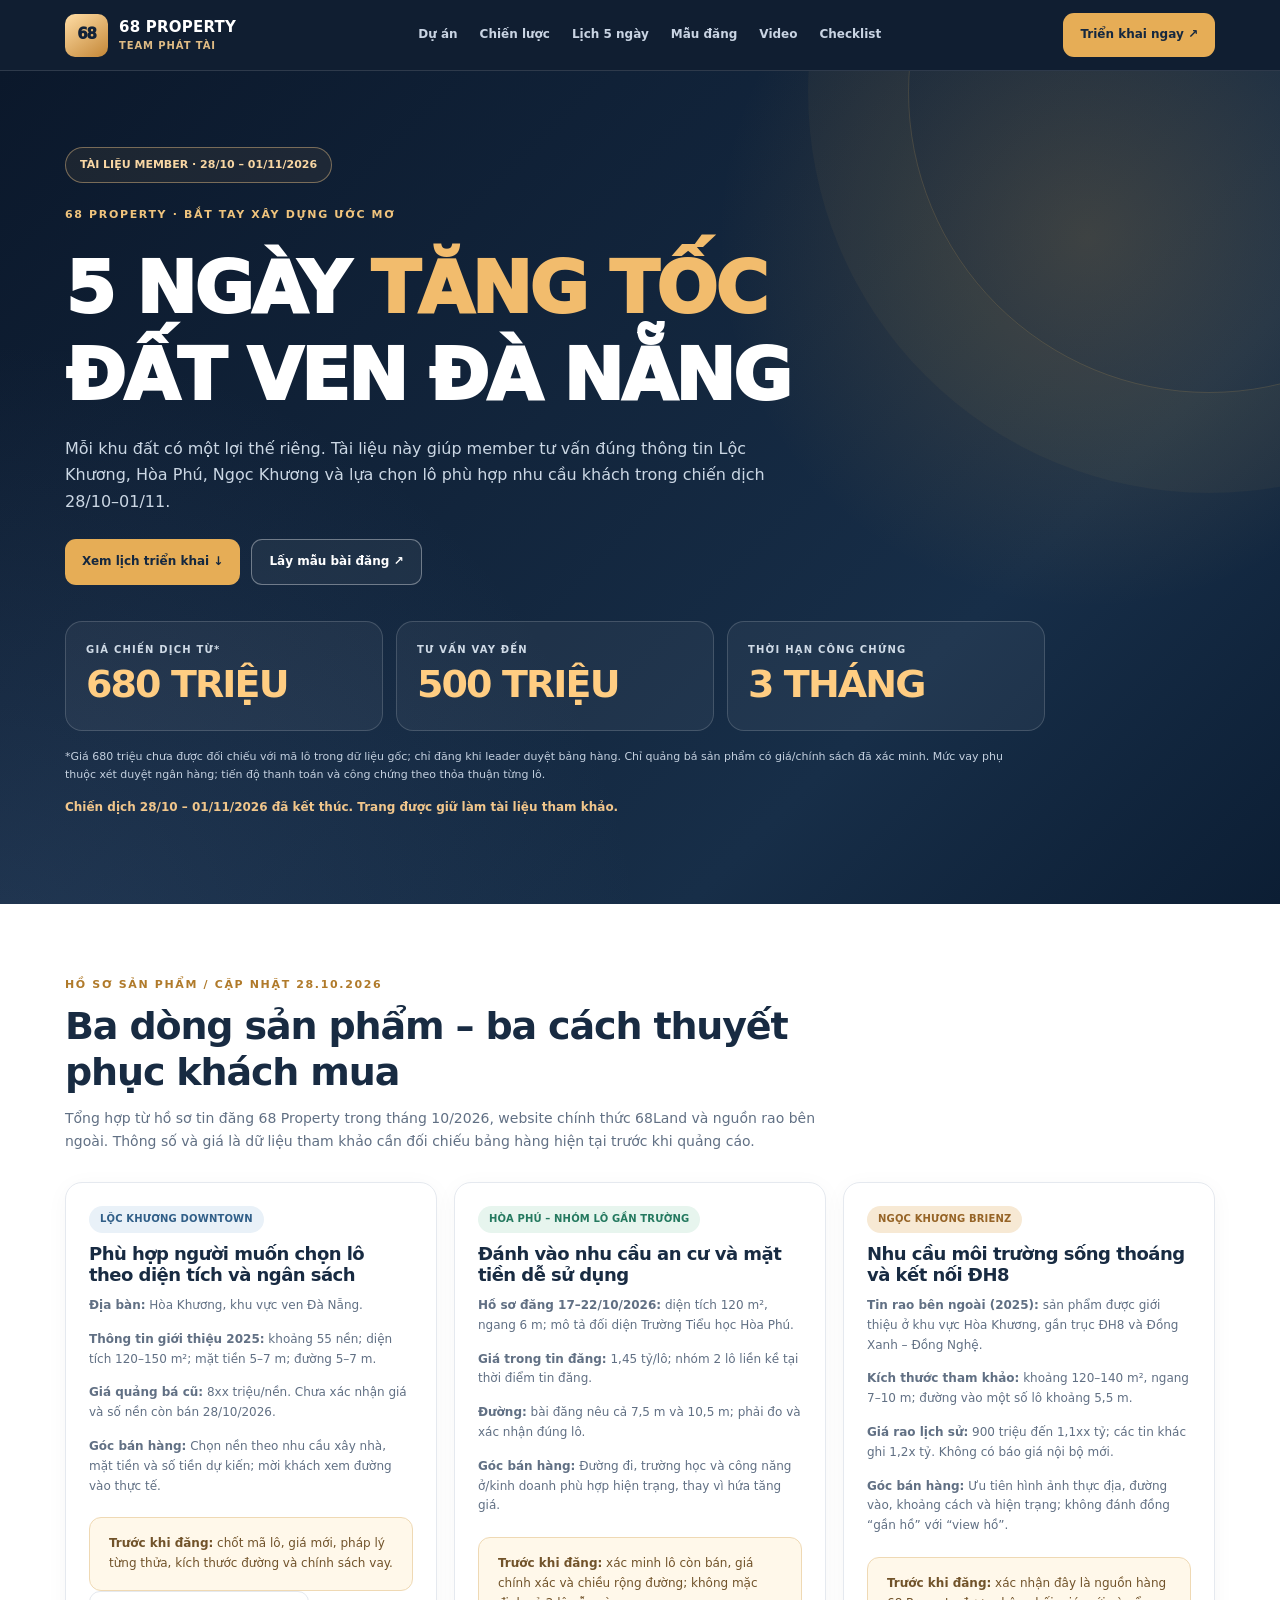
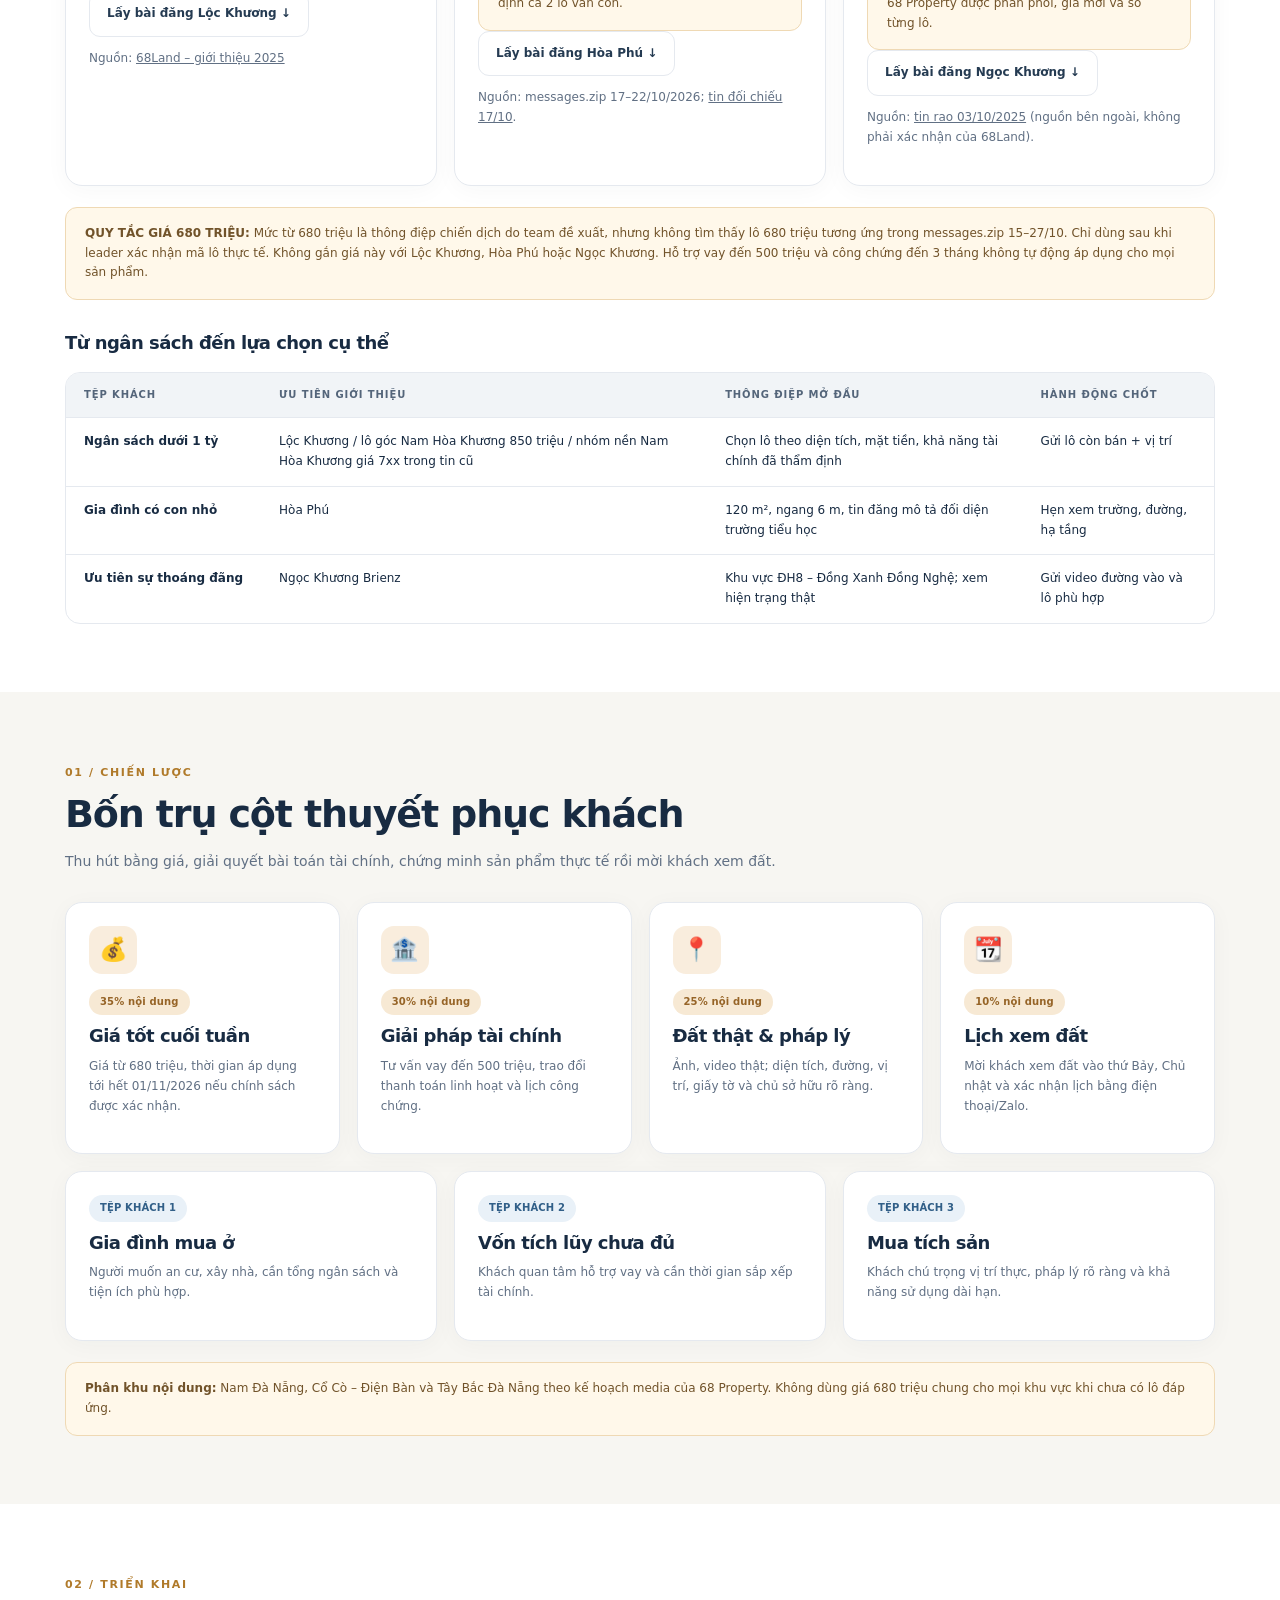
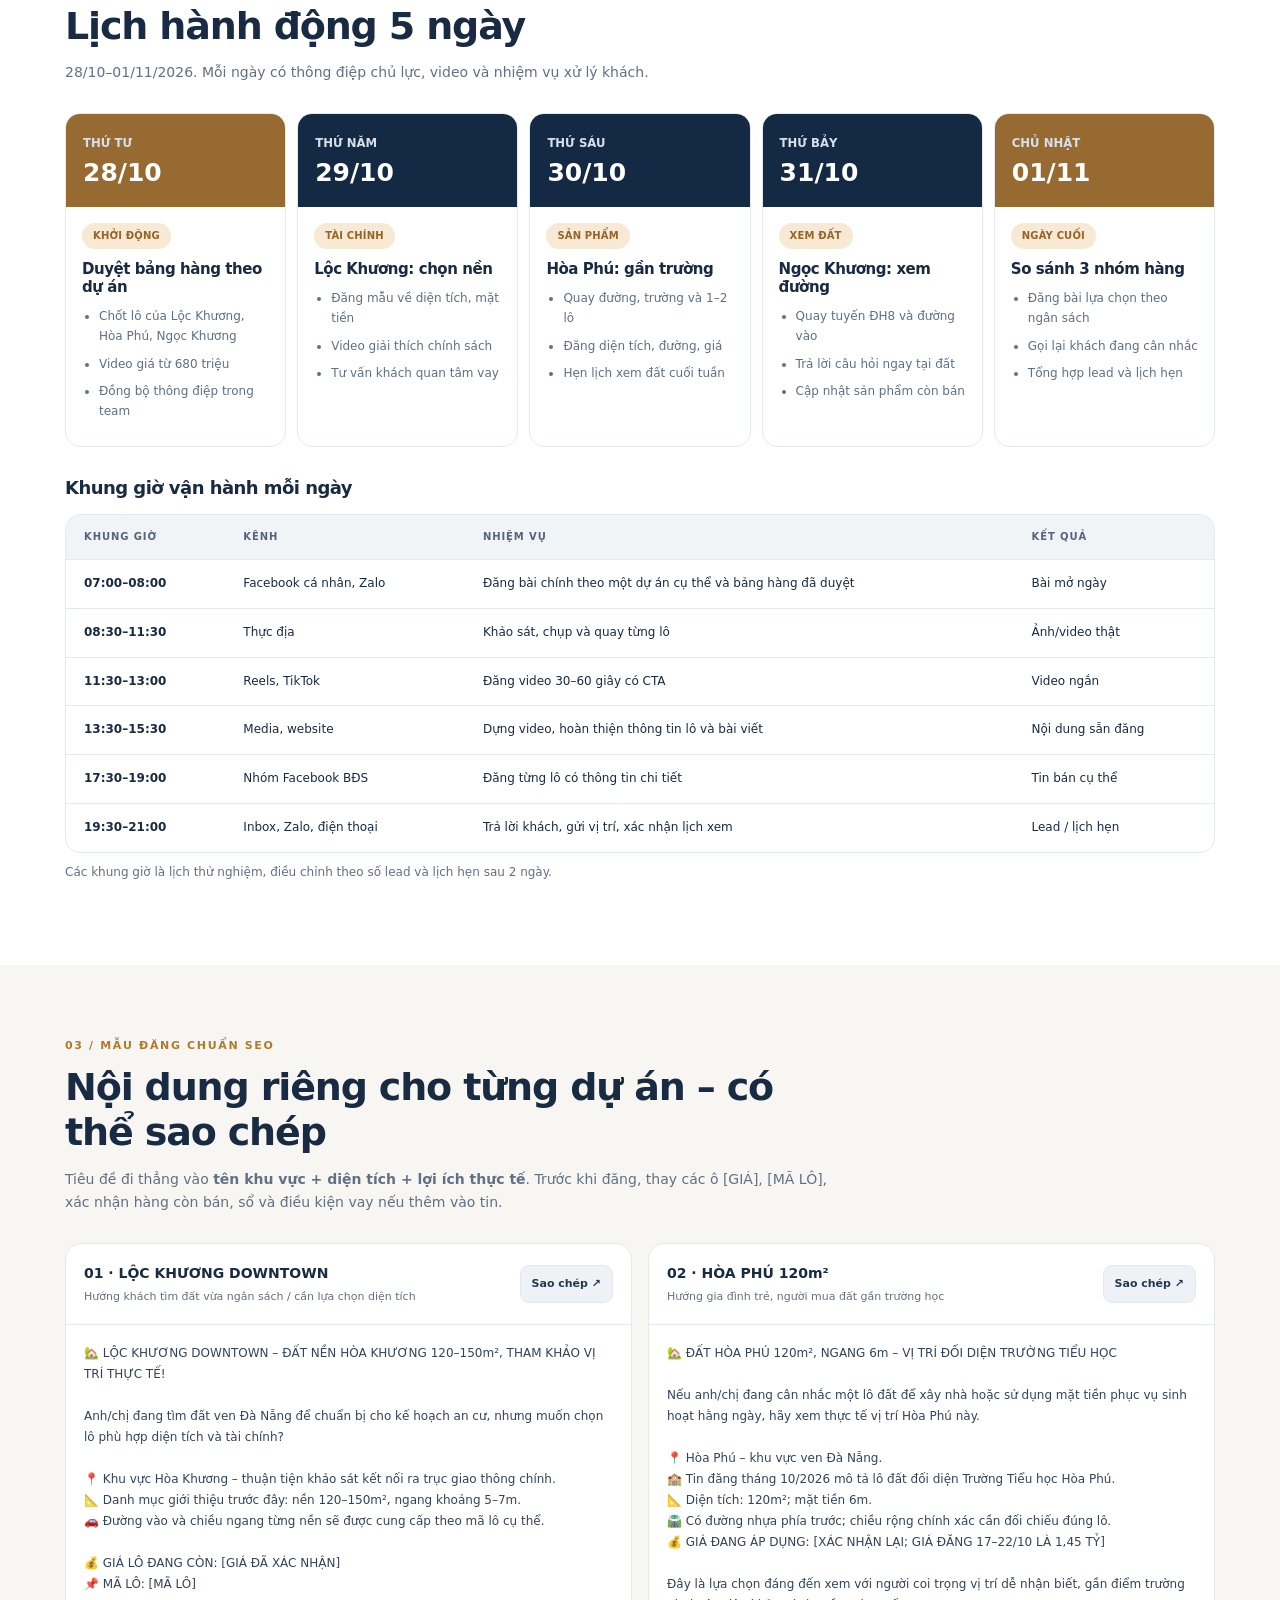
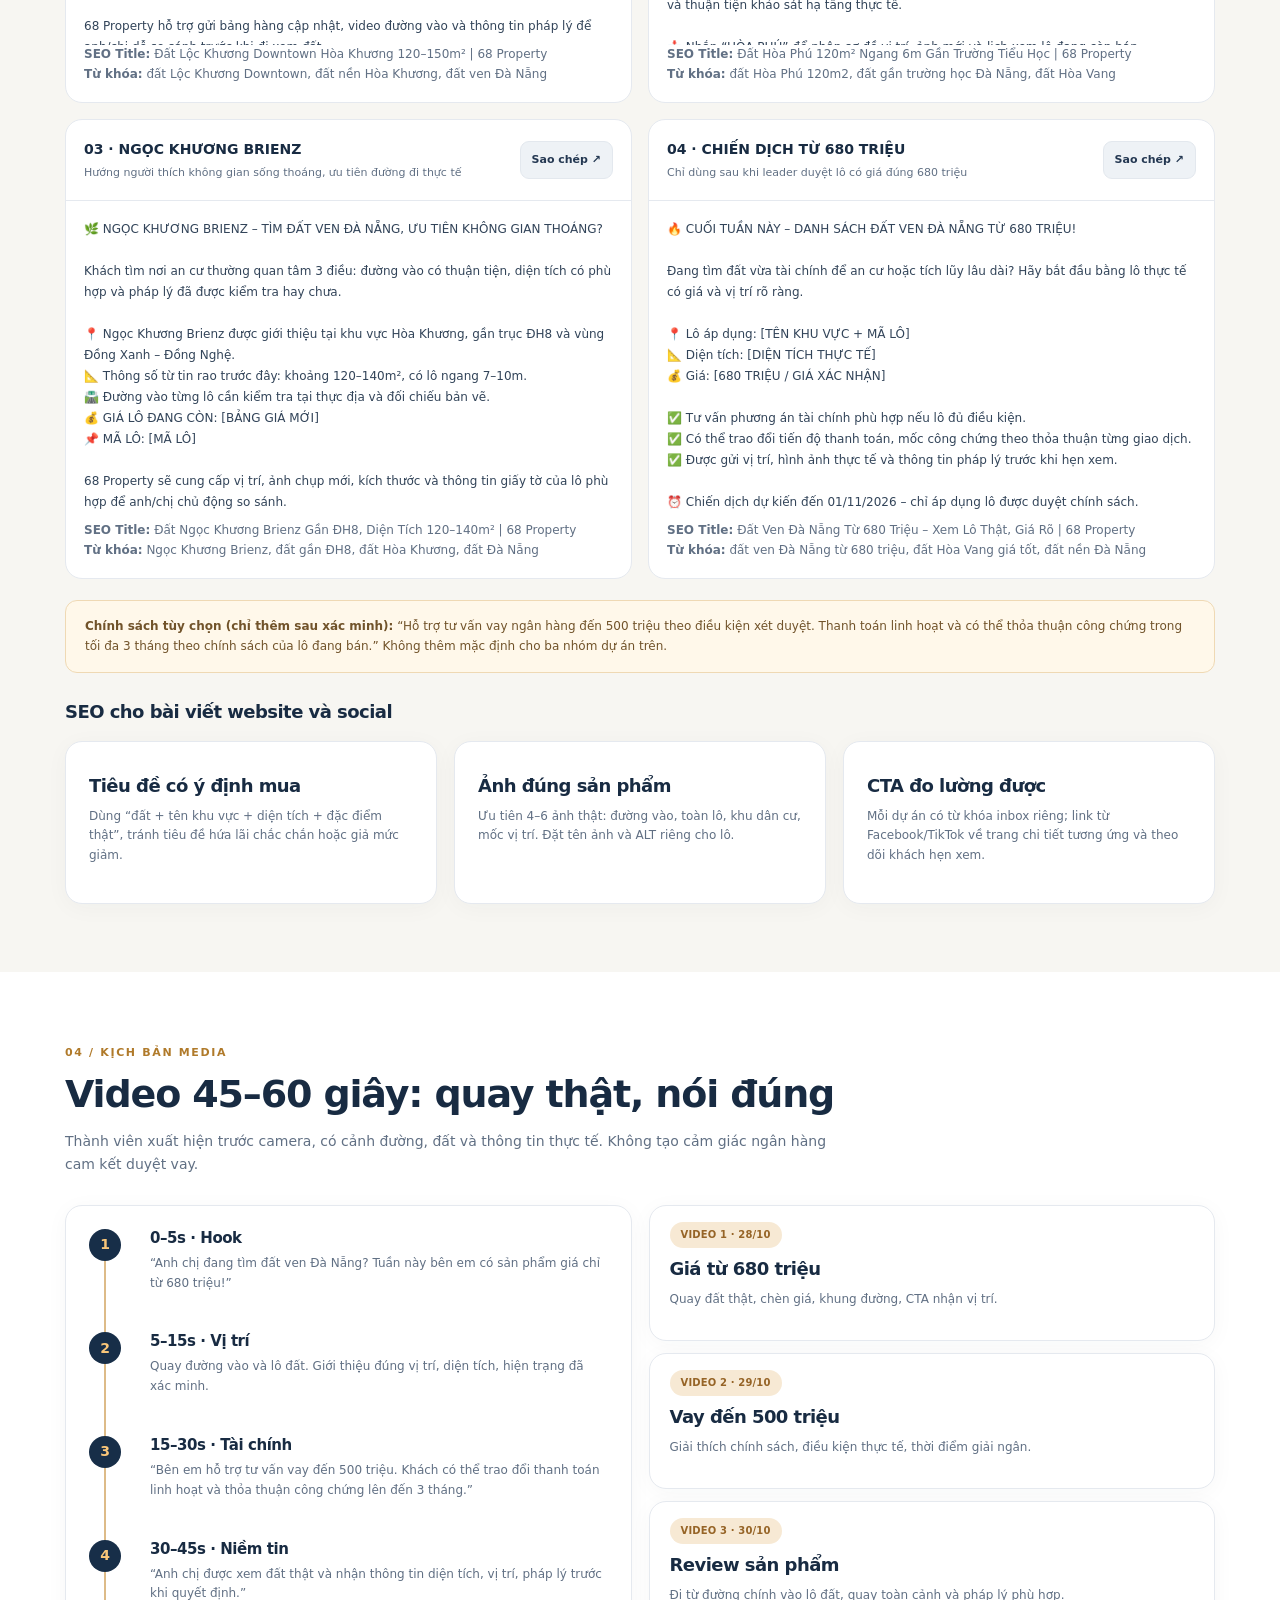
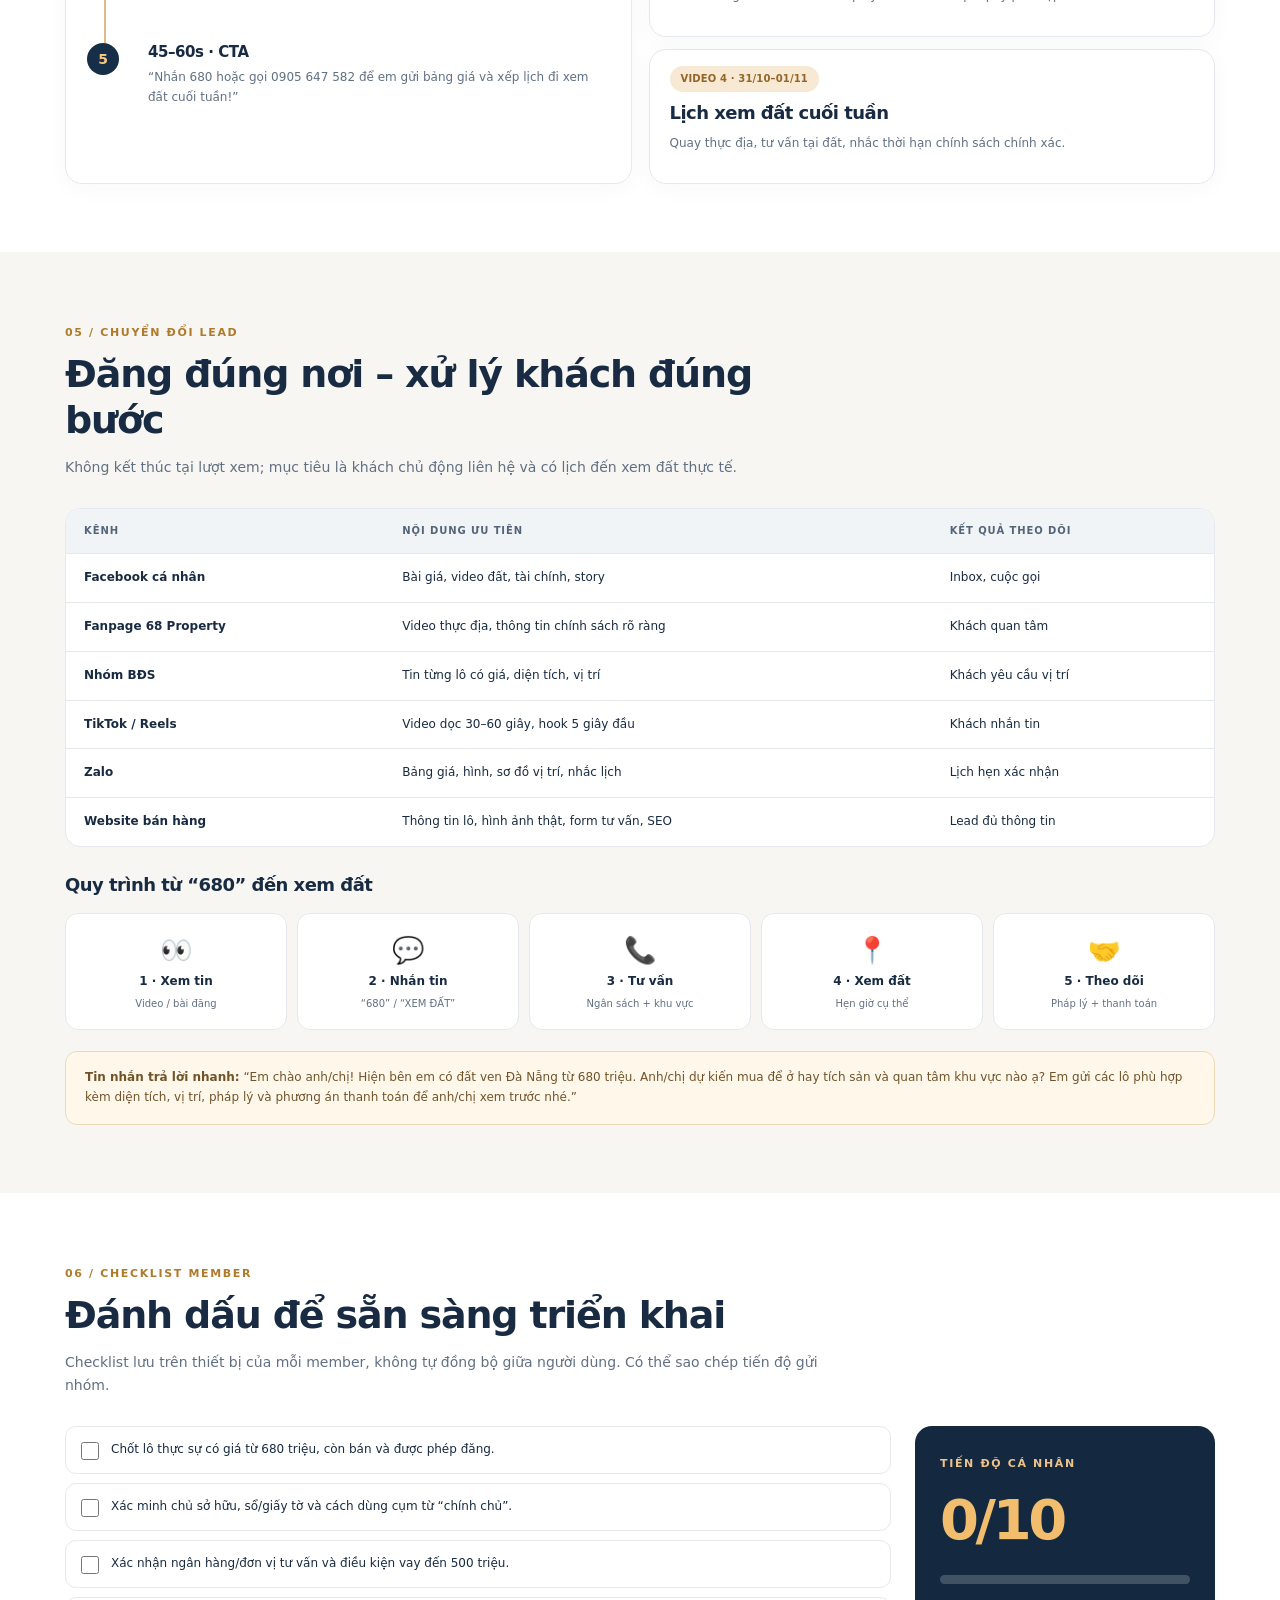
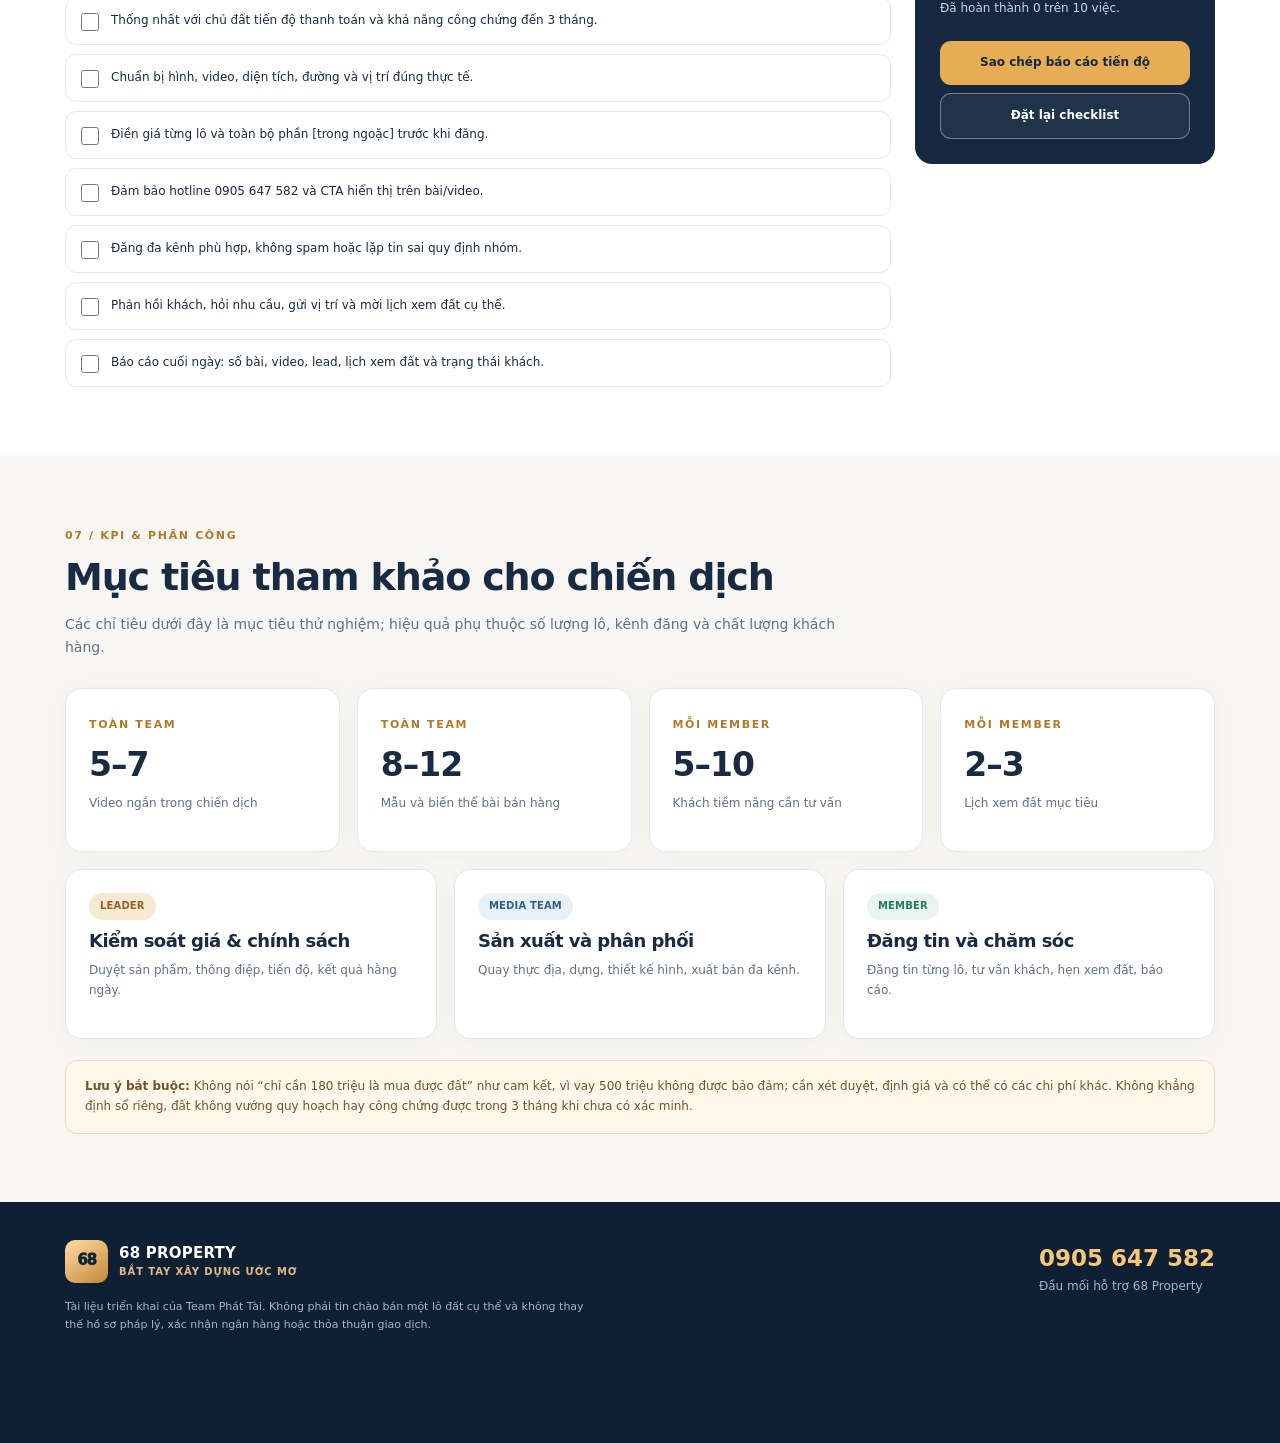
<file: docs/index.html>
<!doctype html>
<html lang="vi">
<head>
  <meta charset="utf-8">
  <meta name="viewport" content="width=device-width,initial-scale=1">
  <meta name="theme-color" content="#0d1b2f">
  <meta name="robots" content="noindex,nofollow">
  <title>68 Property | Playbook Lộc Khương, Hòa Phú, Ngọc Khương | 28/10–01/11/2026</title>
  <meta name="description" content="Tài liệu triển khai Team Phát Tài – 68 Property: mục tiêu, lịch 5 ngày, mẫu bài đăng, video, tư vấn và checklist chiến dịch đất ven Đà Nẵng.">
  <meta property="og:type" content="website">
  <meta property="og:title" content="68 Property | Chiến dịch 5 ngày tăng tốc">
  <meta property="og:description" content="Kế hoạch triển khai cho member: đất ven Đà Nẵng từ 680 triệu, tư vấn vay đến 500 triệu, công chứng linh hoạt đến 3 tháng.">
  <style>
  :root{--navy:#0e1e32;--navy2:#172b45;--gold:#e6ad56;--cream:#f7f6f2;--paper:#fff;--ink:#182b42;--muted:#617084;--line:#e5e9ef;--green:#247f61}
  *{box-sizing:border-box}html{scroll-behavior:smooth;scroll-padding-top:84px}body{margin:0;background:var(--cream);color:var(--ink);font-family:system-ui,-apple-system,'Segoe UI',Roboto,Arial,sans-serif;font-size:14px;line-height:1.65}a{color:inherit;text-decoration:none}button{font:inherit;cursor:pointer}button:focus-visible,a:focus-visible,input:focus-visible{outline:3px solid #e7a547;outline-offset:2px}h1,h2,h3{line-height:1.2;letter-spacing:-.03em;margin-top:0}h2{font-size:clamp(25px,3.4vw,38px)}h3{font-size:18px}p{margin:0 0 14px}.wrap{width:min(1150px,calc(100% - 42px));margin:auto}.eyebrow{text-transform:uppercase;letter-spacing:.15em;font-size:11px;font-weight:800;color:#b07a2a}.small{font-size:12px;color:var(--muted)}
  .header{background:rgba(12,26,45,.98);color:white;position:sticky;top:0;z-index:50;border-bottom:1px solid #ffffff20;backdrop-filter:blur(10px)}.headerin{display:flex;align-items:center;justify-content:space-between;gap:12px;min-height:70px}.brand{display:flex;align-items:center;gap:11px;font-size:15px;font-weight:900;letter-spacing:.015em;line-height:1.15}.mark{width:43px;height:43px;border-radius:10px;display:grid;place-items:center;background:linear-gradient(145deg,#ffdda5,#c48737);color:#122238;font-weight:1000;letter-spacing:-.08em}.brand small{font-size:10px;color:#dfbb84;letter-spacing:.09em;display:block;margin-top:4px}.nav{display:flex;align-items:center;gap:22px}.nav a{font-size:12px;font-weight:700;color:#c9d4e3}.nav a:hover{color:#f2c77f}.btn{display:inline-flex;align-items:center;justify-content:center;gap:7px;padding:12px 17px;border:0;border-radius:11px;font-size:12px;font-weight:800;transition:.15s}.btn:hover{transform:translateY(-1px)}.btn-gold{background:var(--gold);color:#15283f}.btn-ghost{border:1px solid #ffffff5c;background:#ffffff0d;color:#fff}.btn-light{background:#edf1f6;color:#263954}.btn-outline{border:1px solid var(--line);background:#fff;color:#253b52}.btn-small{padding:8px 10px;font-size:11px}
  .hero{position:relative;overflow:hidden;background:radial-gradient(circle at 85% 20%,#cb964339,transparent 29%),radial-gradient(circle at 0% 110%,#5c7eab37,transparent 41%),linear-gradient(135deg,#0b182b,#172e48 72%,#0c1e34);color:white}.hero:after{content:'';position:absolute;border:1px solid #ebb65d2b;width:600px;height:600px;border-radius:50%;right:-230px;top:-280px;box-shadow:0 0 0 100px #eab2580b;pointer-events:none}.hero-content{position:relative;z-index:1;padding:76px 0 72px}.hero .eyebrow{color:#f0c47d}.pill{border:1px solid #efc68870;background:#edb76412;display:inline-block;padding:8px 14px;border-radius:100px;font-size:11px;color:#f9d7a4;font-weight:800}.hero h1{font-size:clamp(38px,6vw,72px);font-weight:950;max-width:930px;margin:21px 0 18px}.hero h1 em{font-style:normal;color:#f2bc6d}.lead{font-size:16px;color:#cbd7e4;max-width:720px}.hero-actions{display:flex;gap:11px;flex-wrap:wrap;margin:24px 0 36px}.stats{display:grid;grid-template-columns:repeat(3,1fr);gap:13px;max-width:980px}.stat{padding:20px;border:1px solid #ffffff28;background:#ffffff0d;border-radius:17px}.stat span{display:block;text-transform:uppercase;letter-spacing:.12em;font-size:10px;font-weight:800;color:#cfdae6}.stat b{display:block;color:#ffcd82;font-size:clamp(25px,3vw,38px);letter-spacing:-.05em;line-height:1.35}.hero-note{font-size:11px;color:#c4d0df;margin:17px 0 0;max-width:950px}.count{color:#f1c68b;font-weight:750;font-size:12px;margin-top:14px}
  section.block{padding:68px 0}.alt{background:#fff}.intro{max-width:770px;margin-bottom:29px}.intro h2{margin:9px 0 12px}.intro p{color:var(--muted)}.grid{display:grid;gap:17px}.grid2{grid-template-columns:repeat(2,minmax(0,1fr))}.grid3{grid-template-columns:repeat(3,minmax(0,1fr))}.grid4{grid-template-columns:repeat(4,minmax(0,1fr))}.card{background:#fff;border:1px solid var(--line);border-radius:17px;padding:23px;box-shadow:0 4px 23px #1b2c4409}.card h3{margin:10px 0}.card p,.card li{color:var(--muted);font-size:12px}.tag{font-size:10px;font-weight:850;letter-spacing:.015em;background:#f7e9d4;color:#966427;border-radius:30px;padding:5px 11px;display:inline-block}.tag-blue{color:#315f88;background:#e9f1f8}.tag-green{color:#24795f;background:#e7f5ee}.ico{width:48px;height:48px;background:#f9eddd;border-radius:13px;display:grid;place-items:center;font-size:23px;margin-bottom:15px}.callout{background:#fff8ea;border:1px solid #efd9b4;border-radius:12px;padding:16px 19px;color:#71532a;font-size:12px;margin-top:21px}
  .days{display:grid;grid-template-columns:repeat(5,minmax(0,1fr));gap:11px}.day{border:1px solid var(--line);background:white;border-radius:15px;overflow:hidden}.day-top{background:#142943;color:#fff;padding:17px}.day:first-child .day-top,.day:last-child .day-top{background:#976a31}.day-top small{color:#d7dfeb;font-weight:700}.day-top strong{font-size:25px;display:block;line-height:1.4}.day-body{padding:16px}.day-body h3{font-size:15px;margin:11px 0}.day-body ul{padding-left:17px;margin:0;color:#5d7084;font-size:12px}.day-body li{margin:8px 0}
  .scroll{overflow:auto;border:1px solid var(--line);background:#fff;border-radius:15px}table{width:100%;border-collapse:collapse;min-width:690px}th,td{text-align:left;vertical-align:top;padding:14px 18px;font-size:12px;border-bottom:1px solid var(--line)}th{background:#f1f4f7;color:#54657a;font-size:10px;text-transform:uppercase;letter-spacing:.09em}tr:last-child td{border:0}td:first-child{font-weight:850;white-space:nowrap}
  .templates{display:grid;grid-template-columns:repeat(2,minmax(0,1fr));gap:16px}.template{background:#fff;border:1px solid var(--line);border-radius:17px;overflow:hidden}.template-head{display:flex;justify-content:space-between;align-items:center;gap:10px;padding:18px;border-bottom:1px solid var(--line)}.template-head strong{font-size:14px}.template-head small{display:block;font-size:11px;color:var(--muted);margin-top:3px}.post{padding:18px;white-space:pre-wrap;max-height:320px;overflow-y:auto;font-size:12px;color:#324459;line-height:1.75}.copy{font-weight:850;background:#eef2f6;border:1px solid #e3e8ee;border-radius:9px;padding:9px 11px;color:#243852;font-size:11px;white-space:nowrap}.copy:hover{background:#e1e8f0}
  .script{counter-reset:script}.scene{border-left:2px solid #ddbb88;padding:0 0 25px 44px;margin-left:15px;position:relative}.scene:last-child{border:0;padding-bottom:0}.scene:before{counter-increment:script;content:counter(script);position:absolute;left:-17px;top:0;border-radius:50%;background:#172e48;color:#f9c679;width:32px;height:32px;display:grid;place-items:center;font-weight:900}.scene h3{font-size:15px;margin:0 0 7px}.scene p{font-size:12px;color:var(--muted)}.mini{padding:16px 20px}
  .flow{display:grid;grid-template-columns:repeat(5,minmax(0,1fr));gap:10px}.flow-step{background:#fff;border:1px solid var(--line);border-radius:13px;text-align:center;padding:15px 8px}.flow-step i{font-size:26px;display:block;font-style:normal}.flow-step b{display:block;font-size:12px}.flow-step small{color:var(--muted);font-size:10px}
  .check-layout{display:grid;grid-template-columns:minmax(0,1fr) 300px;gap:24px}.checks{display:grid;gap:9px}.check{background:#fff;border:1px solid var(--line);padding:13px 15px;border-radius:11px;display:flex;align-items:flex-start;gap:12px;cursor:pointer;font-size:12px}.check input{accent-color:var(--green);width:18px;height:18px;flex-shrink:0;margin:2px 0 0}.check.is-done{background:#f3fbf6;border-color:#c5e4d1}.check.is-done span{color:#739481;text-decoration:line-through}.progress{background:#142940;border-radius:17px;color:#fff;padding:25px;position:sticky;top:90px;align-self:start}.progress .n{font-size:56px;font-weight:900;color:#f2bd6c;letter-spacing:-.06em}.progress p{font-size:12px;color:#c9d5e2}.progress-meter{border-radius:99px;background:#ffffff31;height:9px;overflow:hidden;margin:9px 0 15px}.progress-meter>div{width:0%;height:100%;background:#f3bc6d;transition:width .3s}.progress .btn{width:100%;margin-top:8px}
  .footer{background:#0f2035;color:#fff;padding:38px 0 95px}.footer-inner{display:flex;justify-content:space-between;gap:20px}.footer p{color:#a6b5c7;font-size:11px;max-width:520px;margin-top:15px}.footer .tel{font-size:23px;font-weight:900;color:#f8c679}.bottom{display:none}
  @media(max-width:1050px){.nav a{display:none}.days{grid-template-columns:repeat(3,1fr)}.grid4{grid-template-columns:repeat(2,1fr)}}
  @media(max-width:700px){.wrap{width:calc(100% - 28px)}.headerin{min-height:63px}.header .btn{display:none}.hero-content{padding:52px 0 48px}.hero h1{font-size:clamp(34px,9vw,47px)}.lead{font-size:14px}.hero-actions .btn{flex:1}.stats{gap:8px}.stat{padding:12px 11px;border-radius:12px}.stat b{font-size:clamp(20px,5vw,27px)}.stat span{font-size:9px}section.block{padding:48px 0}.grid2,.grid3,.grid4,.templates,.check-layout{grid-template-columns:1fr}.days{grid-template-columns:repeat(2,1fr)}.day-body{padding:13px}.day-body h3{font-size:14px}.flow{grid-template-columns:repeat(2,1fr)}.progress{position:static}.post{max-height:290px}.footer-inner{display:block}.footer .tel{display:inline-block;margin-top:20px}.bottom{position:fixed;z-index:60;display:flex;left:0;right:0;bottom:0;background:#fff;box-shadow:0 -5px 26px #17294320;gap:8px;padding:9px 13px calc(9px + env(safe-area-inset-bottom))}.bottom .btn{flex:1}}
  @media(max-width:390px){.days{grid-template-columns:1fr}.stat b{font-size:19px}}
  @media print{.header,.bottom,.hero-actions,.copy,.progress button{display:none!important}section.block{padding:16px 0}.hero,.hero h1,.hero .lead{background:#fff!important;color:#222!important}.hero h1 em{color:#956328}.post{max-height:none;overflow:visible}.day,.card,.template{break-inside:avoid}.days{grid-template-columns:repeat(5,1fr)}}
  </style>
</head>
<body>
<header class="header"><div class="wrap headerin"><a href="#dau" class="brand"><span class="mark">68</span><span>68 PROPERTY <small>TEAM PHÁT TÀI</small></span></a><nav class="nav"><a href="#du-an">Dự án</a><a href="#chien-luoc">Chiến lược</a><a href="#lich">Lịch 5 ngày</a><a href="#noi-dung">Mẫu đăng</a><a href="#video">Video</a><a href="#checklist">Checklist</a></nav><a class="btn btn-gold" href="#checklist">Triển khai ngay ↗</a></div></header>
<main id="dau">
<section class="hero"><div class="wrap hero-content"><span class="pill">TÀI LIỆU MEMBER · 28/10 – 01/11/2026</span><div style="margin-top:23px" class="eyebrow">68 PROPERTY · BẮT TAY XÂY DỰNG ƯỚC MƠ</div><h1>5 NGÀY <em>TĂNG TỐC</em><br>ĐẤT VEN ĐÀ NẴNG</h1><p class="lead">Mỗi khu đất có một lợi thế riêng. Tài liệu này giúp member tư vấn đúng thông tin Lộc Khương, Hòa Phú, Ngọc Khương và lựa chọn lô phù hợp nhu cầu khách trong chiến dịch 28/10–01/11.</p><div class="hero-actions"><a class="btn btn-gold" href="#lich">Xem lịch triển khai ↓</a><a class="btn btn-ghost" href="#noi-dung">Lấy mẫu bài đăng ↗</a></div><div class="stats"><div class="stat"><span>Giá chiến dịch từ*</span><b>680 TRIỆU</b></div><div class="stat"><span>Tư vấn vay đến</span><b>500 TRIỆU</b></div><div class="stat"><span>Thời hạn công chứng</span><b>3 THÁNG</b></div></div><p class="hero-note">*Giá 680 triệu chưa được đối chiếu với mã lô trong dữ liệu gốc; chỉ đăng khi leader duyệt bảng hàng. Chỉ quảng bá sản phẩm có giá/chính sách đã xác minh. Mức vay phụ thuộc xét duyệt ngân hàng; tiến độ thanh toán và công chứng theo thỏa thuận từng lô.</p><p class="count" id="countdown"></p></div></section>

<section class="block alt" id="du-an"><div class="wrap">
<div class="intro"><span class="eyebrow">HỒ SƠ SẢN PHẨM / CẬP NHẬT 28.10.2026</span><h2>Ba dòng sản phẩm – ba cách thuyết phục khách mua</h2><p>Tổng hợp từ hồ sơ tin đăng 68 Property trong tháng 10/2026, website chính thức 68Land và nguồn rao bên ngoài. Thông số và giá là dữ liệu tham khảo cần đối chiếu bảng hàng hiện tại trước khi quảng cáo.</p></div>
<div class="grid grid3">
<article class="card"><span class="tag tag-blue">LỘC KHƯƠNG DOWNTOWN</span><h3>Phù hợp người muốn chọn lô theo diện tích và ngân sách</h3>
<p><b>Địa bàn:</b> Hòa Khương, khu vực ven Đà Nẵng.</p><p><b>Thông tin giới thiệu 2025:</b> khoảng 55 nền; diện tích 120–150 m²; mặt tiền 5–7 m; đường 5–7 m.</p><p><b>Giá quảng bá cũ:</b> 8xx triệu/nền. Chưa xác nhận giá và số nền còn bán 28/10/2026.</p>
<p><b>Góc bán hàng:</b> Chọn nền theo nhu cầu xây nhà, mặt tiền và số tiền dự kiến; mời khách xem đường vào thực tế.</p>
<div class="callout"><strong>Trước khi đăng:</strong> chốt mã lô, giá mới, pháp lý từng thửa, kích thước đường và chính sách vay.</div>
<a class="btn btn-outline" href="#loc-khuong">Lấy bài đăng Lộc Khương ↓</a>
<p class="small" style="margin-top:12px">Nguồn: <a href="https://68land.com.vn/danh-muc/san-pham/" target="_blank" rel="noopener noreferrer" style="text-decoration:underline">68Land – giới thiệu 2025</a></p></article>
<article class="card"><span class="tag tag-green">HÒA PHÚ – NHÓM LÔ GẦN TRƯỜNG</span><h3>Đánh vào nhu cầu an cư và mặt tiền dễ sử dụng</h3>
<p><b>Hồ sơ đăng 17–22/10/2026:</b> diện tích 120 m², ngang 6 m; mô tả đối diện Trường Tiểu học Hòa Phú.</p><p><b>Giá trong tin đăng:</b> 1,45 tỷ/lô; nhóm 2 lô liền kề tại thời điểm tin đăng.</p><p><b>Đường:</b> bài đăng nêu cả 7,5 m và 10,5 m; phải đo và xác nhận đúng lô.</p>
<p><b>Góc bán hàng:</b> Đường đi, trường học và công năng ở/kinh doanh phù hợp hiện trạng, thay vì hứa tăng giá.</p>
<div class="callout"><strong>Trước khi đăng:</strong> xác minh lô còn bán, giá chính xác và chiều rộng đường; không mặc định cả 2 lô vẫn còn.</div>
<a class="btn btn-outline" href="#hoa-phu">Lấy bài đăng Hòa Phú ↓</a>
<p class="small" style="margin-top:12px">Nguồn: messages.zip 17–22/10/2026; <a href="https://thuviennhadat.vn/ban-dat-o-xa-hoa-phu/ban-dat-quoc-lo-14g-hoa-phu-hoa-vang-120m-so-hong-145-ty-pst223311.html" target="_blank" rel="noopener noreferrer" style="text-decoration:underline">tin đối chiếu 17/10</a>.</p></article>
<article class="card"><span class="tag">NGỌC KHƯƠNG BRIENZ</span><h3>Nhu cầu môi trường sống thoáng và kết nối ĐH8</h3>
<p><b>Tin rao bên ngoài (2025):</b> sản phẩm được giới thiệu ở khu vực Hòa Khương, gần trục ĐH8 và Đồng Xanh – Đồng Nghệ.</p><p><b>Kích thước tham khảo:</b> khoảng 120–140 m², ngang 7–10 m; đường vào một số lô khoảng 5,5 m.</p><p><b>Giá rao lịch sử:</b> 900 triệu đến 1,1xx tỷ; các tin khác ghi 1,2x tỷ. Không có báo giá nội bộ mới.</p>
<p><b>Góc bán hàng:</b> Ưu tiên hình ảnh thực địa, đường vào, khoảng cách và hiện trạng; không đánh đồng “gần hồ” với “view hồ”.</p>
<div class="callout"><strong>Trước khi đăng:</strong> xác nhận đây là nguồn hàng 68 Property được phân phối, giá mới và sổ từng lô.</div>
<a class="btn btn-outline" href="#ngoc-khuong">Lấy bài đăng Ngọc Khương ↓</a>
<p class="small" style="margin-top:12px">Nguồn: <a href="https://bds68.com.vn/ban-dat/da-nang/hoa-vang/duong-quoc-lo-14b/ngoc-khuong-brienz-vien-ngoc-xanh-hiem-co-giua-long-da-nang-gia-chi-tu-900tr--1-ty-1xxtr-pr28837524" target="_blank" rel="noopener noreferrer" style="text-decoration:underline">tin rao 03/10/2025</a> (nguồn bên ngoài, không phải xác nhận của 68Land).</p></article>
</div>
<div class="callout"><strong>QUY TẮC GIÁ 680 TRIỆU:</strong> Mức từ 680 triệu là thông điệp chiến dịch do team đề xuất, nhưng không tìm thấy lô 680 triệu tương ứng trong messages.zip 15–27/10. Chỉ dùng sau khi leader xác nhận mã lô thực tế. Không gắn giá này với Lộc Khương, Hòa Phú hoặc Ngọc Khương. Hỗ trợ vay đến 500 triệu và công chứng đến 3 tháng không tự động áp dụng cho mọi sản phẩm.</div>
<h3 style="margin-top:32px">Từ ngân sách đến lựa chọn cụ thể</h3>
<div class="scroll"><table><thead><tr><th>Tệp khách</th><th>Ưu tiên giới thiệu</th><th>Thông điệp mở đầu</th><th>Hành động chốt</th></tr></thead><tbody>
<tr><td>Ngân sách dưới 1 tỷ</td><td>Lộc Khương / lô góc Nam Hòa Khương 850 triệu / nhóm nền Nam Hòa Khương giá 7xx trong tin cũ</td><td>Chọn lô theo diện tích, mặt tiền, khả năng tài chính đã thẩm định</td><td>Gửi lô còn bán + vị trí</td></tr>
<tr><td>Gia đình có con nhỏ</td><td>Hòa Phú</td><td>120 m², ngang 6 m, tin đăng mô tả đối diện trường tiểu học</td><td>Hẹn xem trường, đường, hạ tầng</td></tr>
<tr><td>Ưu tiên sự thoáng đãng</td><td>Ngọc Khương Brienz</td><td>Khu vực ĐH8 – Đồng Xanh Đồng Nghệ; xem hiện trạng thật</td><td>Gửi video đường vào và lô phù hợp</td></tr>
</tbody></table></div>
</div></section>
<section class="block" id="chien-luoc"><div class="wrap"><div class="intro"><span class="eyebrow">01 / CHIẾN LƯỢC</span><h2>Bốn trụ cột thuyết phục khách</h2><p>Thu hút bằng giá, giải quyết bài toán tài chính, chứng minh sản phẩm thực tế rồi mời khách xem đất.</p></div><div class="grid grid4"><div class="card"><div class="ico">💰</div><span class="tag">35% nội dung</span><h3>Giá tốt cuối tuần</h3><p>Giá từ 680 triệu, thời gian áp dụng tới hết 01/11/2026 nếu chính sách được xác nhận.</p></div><div class="card"><div class="ico">🏦</div><span class="tag">30% nội dung</span><h3>Giải pháp tài chính</h3><p>Tư vấn vay đến 500 triệu, trao đổi thanh toán linh hoạt và lịch công chứng.</p></div><div class="card"><div class="ico">📍</div><span class="tag">25% nội dung</span><h3>Đất thật & pháp lý</h3><p>Ảnh, video thật; diện tích, đường, vị trí, giấy tờ và chủ sở hữu rõ ràng.</p></div><div class="card"><div class="ico">📆</div><span class="tag">10% nội dung</span><h3>Lịch xem đất</h3><p>Mời khách xem đất vào thứ Bảy, Chủ nhật và xác nhận lịch bằng điện thoại/Zalo.</p></div></div><div class="grid grid3" style="margin-top:17px"><div class="card"><span class="tag tag-blue">TỆP KHÁCH 1</span><h3>Gia đình mua ở</h3><p>Người muốn an cư, xây nhà, cần tổng ngân sách và tiện ích phù hợp.</p></div><div class="card"><span class="tag tag-blue">TỆP KHÁCH 2</span><h3>Vốn tích lũy chưa đủ</h3><p>Khách quan tâm hỗ trợ vay và cần thời gian sắp xếp tài chính.</p></div><div class="card"><span class="tag tag-blue">TỆP KHÁCH 3</span><h3>Mua tích sản</h3><p>Khách chú trọng vị trí thực, pháp lý rõ ràng và khả năng sử dụng dài hạn.</p></div></div><div class="callout"><strong>Phân khu nội dung:</strong> Nam Đà Nẵng, Cổ Cò – Điện Bàn và Tây Bắc Đà Nẵng theo kế hoạch media của 68 Property. Không dùng giá 680 triệu chung cho mọi khu vực khi chưa có lô đáp ứng.</div></div></section>
<section class="block alt" id="lich"><div class="wrap"><div class="intro"><span class="eyebrow">02 / TRIỂN KHAI</span><h2>Lịch hành động 5 ngày</h2><p>28/10–01/11/2026. Mỗi ngày có thông điệp chủ lực, video và nhiệm vụ xử lý khách.</p></div><div class="days"><article class="day"><div class="day-top"><small>THỨ TƯ</small><strong>28/10</strong></div><div class="day-body"><span class="tag">KHỞI ĐỘNG</span><h3>Duyệt bảng hàng theo dự án</h3><ul><li>Chốt lô của Lộc Khương, Hòa Phú, Ngọc Khương</li><li>Video giá từ 680 triệu</li><li>Đồng bộ thông điệp trong team</li></ul></div></article><article class="day"><div class="day-top"><small>THỨ NĂM</small><strong>29/10</strong></div><div class="day-body"><span class="tag">TÀI CHÍNH</span><h3>Lộc Khương: chọn nền</h3><ul><li>Đăng mẫu về diện tích, mặt tiền</li><li>Video giải thích chính sách</li><li>Tư vấn khách quan tâm vay</li></ul></div></article><article class="day"><div class="day-top"><small>THỨ SÁU</small><strong>30/10</strong></div><div class="day-body"><span class="tag">SẢN PHẨM</span><h3>Hòa Phú: gần trường</h3><ul><li>Quay đường, trường và 1–2 lô</li><li>Đăng diện tích, đường, giá</li><li>Hẹn lịch xem đất cuối tuần</li></ul></div></article><article class="day"><div class="day-top"><small>THỨ BẢY</small><strong>31/10</strong></div><div class="day-body"><span class="tag">XEM ĐẤT</span><h3>Ngọc Khương: xem đường</h3><ul><li>Quay tuyến ĐH8 và đường vào</li><li>Trả lời câu hỏi ngay tại đất</li><li>Cập nhật sản phẩm còn bán</li></ul></div></article><article class="day"><div class="day-top"><small>CHỦ NHẬT</small><strong>01/11</strong></div><div class="day-body"><span class="tag">NGÀY CUỐI</span><h3>So sánh 3 nhóm hàng</h3><ul><li>Đăng bài lựa chọn theo ngân sách</li><li>Gọi lại khách đang cân nhắc</li><li>Tổng hợp lead và lịch hẹn</li></ul></div></article></div><h3 style="margin:30px 0 15px">Khung giờ vận hành mỗi ngày</h3><div class="scroll"><table><thead><tr><th>Khung giờ</th><th>Kênh</th><th>Nhiệm vụ</th><th>Kết quả</th></tr></thead><tbody><tr><td>07:00–08:00</td><td>Facebook cá nhân, Zalo</td><td>Đăng bài chính theo một dự án cụ thể và bảng hàng đã duyệt</td><td>Bài mở ngày</td></tr><tr><td>08:30–11:30</td><td>Thực địa</td><td>Khảo sát, chụp và quay từng lô</td><td>Ảnh/video thật</td></tr><tr><td>11:30–13:00</td><td>Reels, TikTok</td><td>Đăng video 30–60 giây có CTA</td><td>Video ngắn</td></tr><tr><td>13:30–15:30</td><td>Media, website</td><td>Dựng video, hoàn thiện thông tin lô và bài viết</td><td>Nội dung sẵn đăng</td></tr><tr><td>17:30–19:00</td><td>Nhóm Facebook BĐS</td><td>Đăng từng lô có thông tin chi tiết</td><td>Tin bán cụ thể</td></tr><tr><td>19:30–21:00</td><td>Inbox, Zalo, điện thoại</td><td>Trả lời khách, gửi vị trí, xác nhận lịch xem</td><td>Lead / lịch hẹn</td></tr></tbody></table></div><p class="small" style="margin-top:10px">Các khung giờ là lịch thử nghiệm, điều chỉnh theo số lead và lịch hẹn sau 2 ngày.</p></div></section>
<section class="block" id="noi-dung"><div class="wrap">
<div class="intro"><span class="eyebrow">03 / MẪU ĐĂNG CHUẨN SEO</span><h2>Nội dung riêng cho từng dự án – có thể sao chép</h2><p>Tiêu đề đi thẳng vào <b>tên khu vực + diện tích + lợi ích thực tế</b>. Trước khi đăng, thay các ô [GIÁ], [MÃ LÔ], xác nhận hàng còn bán, sổ và điều kiện vay nếu thêm vào tin.</p></div>
<div class="templates">
<article class="template" id="loc-khuong"><div class="template-head"><div><strong>01 · LỘC KHƯƠNG DOWNTOWN</strong><small>Hướng khách tìm đất vừa ngân sách / cần lựa chọn diện tích</small></div><button class="copy" data-copy="loc-khuong-text" type="button">Sao chép ↗</button></div><div class="post" id="loc-khuong-text">🏡 LỘC KHƯƠNG DOWNTOWN – ĐẤT NỀN HÒA KHƯƠNG 120–150m², THAM KHẢO VỊ TRÍ THỰC TẾ!

Anh/chị đang tìm đất ven Đà Nẵng để chuẩn bị cho kế hoạch an cư, nhưng muốn chọn lô phù hợp diện tích và tài chính?

📍 Khu vực Hòa Khương – thuận tiện khảo sát kết nối ra trục giao thông chính.
📐 Danh mục giới thiệu trước đây: nền 120–150m², ngang khoảng 5–7m.
🚗 Đường vào và chiều ngang từng nền sẽ được cung cấp theo mã lô cụ thể.

💰 GIÁ LÔ ĐANG CÒN: [GIÁ ĐÃ XÁC NHẬN]
📌 MÃ LÔ: [MÃ LÔ]

68 Property hỗ trợ gửi bảng hàng cập nhật, video đường vào và thông tin pháp lý để anh/chị dễ so sánh trước khi đi xem đất.

📩 Nhắn “LỘC KHƯƠNG” để nhận vị trí và danh sách nền phù hợp ngân sách.
📞 0905 647 582
68 PROPERTY – BẮT TAY XÂY DỰNG ƯỚC MƠ

#LocKhuongDowntown #DatHoaKhuong #DatNenDaNang #68Property</div><div style="padding:0 18px 17px"><div class="small"><b>SEO Title:</b> Đất Lộc Khương Downtown Hòa Khương 120–150m² | 68 Property</div><div class="small"><b>Từ khóa:</b> đất Lộc Khương Downtown, đất nền Hòa Khương, đất ven Đà Nẵng</div></div></article>

<article class="template" id="hoa-phu"><div class="template-head"><div><strong>02 · HÒA PHÚ 120m²</strong><small>Hướng gia đình trẻ, người mua đất gần trường học</small></div><button class="copy" data-copy="hoa-phu-text" type="button">Sao chép ↗</button></div><div class="post" id="hoa-phu-text">🏡 ĐẤT HÒA PHÚ 120m², NGANG 6m – VỊ TRÍ ĐỐI DIỆN TRƯỜNG TIỂU HỌC

Nếu anh/chị đang cân nhắc một lô đất để xây nhà hoặc sử dụng mặt tiền phục vụ sinh hoạt hằng ngày, hãy xem thực tế vị trí Hòa Phú này.

📍 Hòa Phú – khu vực ven Đà Nẵng.
🏫 Tin đăng tháng 10/2026 mô tả lô đất đối diện Trường Tiểu học Hòa Phú.
📐 Diện tích: 120m²; mặt tiền 6m.
🛣️ Có đường nhựa phía trước; chiều rộng chính xác cần đối chiếu đúng lô.
💰 GIÁ ĐANG ÁP DỤNG: [XÁC NHẬN LẠI; GIÁ ĐĂNG 17–22/10 LÀ 1,45 TỶ]

Đây là lựa chọn đáng đến xem với người coi trọng vị trí dễ nhận biết, gần điểm trường và thuận tiện khảo sát hạ tầng thực tế.

📩 Nhắn “HÒA PHÚ” để nhận sơ đồ vị trí, ảnh mới và lịch xem lô đang còn bán.
📞 0905 647 582
68 PROPERTY – BẮT TAY XÂY DỰNG ƯỚC MƠ

#DatHoaPhu #DatHoaVang #DatGanTruongHoc #DatDaNang #68Property</div><div style="padding:0 18px 17px"><div class="small"><b>SEO Title:</b> Đất Hòa Phú 120m² Ngang 6m Gần Trường Tiểu Học | 68 Property</div><div class="small"><b>Từ khóa:</b> đất Hòa Phú 120m2, đất gần trường học Đà Nẵng, đất Hòa Vang</div></div></article>

<article class="template" id="ngoc-khuong"><div class="template-head"><div><strong>03 · NGỌC KHƯƠNG BRIENZ</strong><small>Hướng người thích không gian sống thoáng, ưu tiên đường đi thực tế</small></div><button class="copy" data-copy="ngoc-khuong-text" type="button">Sao chép ↗</button></div><div class="post" id="ngoc-khuong-text">🌿 NGỌC KHƯƠNG BRIENZ – TÌM ĐẤT VEN ĐÀ NẴNG, ƯU TIÊN KHÔNG GIAN THOÁNG?

Khách tìm nơi an cư thường quan tâm 3 điều: đường vào có thuận tiện, diện tích có phù hợp và pháp lý đã được kiểm tra hay chưa.

📍 Ngọc Khương Brienz được giới thiệu tại khu vực Hòa Khương, gần trục ĐH8 và vùng Đồng Xanh – Đồng Nghệ.
📐 Thông số từ tin rao trước đây: khoảng 120–140m², có lô ngang 7–10m.
🛣️ Đường vào từng lô cần kiểm tra tại thực địa và đối chiếu bản vẽ.
💰 GIÁ LÔ ĐANG CÒN: [BẢNG GIÁ MỚI]
📌 MÃ LÔ: [MÃ LÔ]

68 Property sẽ cung cấp vị trí, ảnh chụp mới, kích thước và thông tin giấy tờ của lô phù hợp để anh/chị chủ động so sánh.

📩 Nhắn “NGỌC KHƯƠNG” để nhận thông tin cập nhật và lịch khảo sát.
📞 0905 647 582
68 PROPERTY – BẮT TAY XÂY DỰNG ƯỚC MƠ

#NgocKhuongBrienz #DatHoaKhuong #DatDH8 #DatVenDaNang #68Property</div><div style="padding:0 18px 17px"><div class="small"><b>SEO Title:</b> Đất Ngọc Khương Brienz Gần ĐH8, Diện Tích 120–140m² | 68 Property</div><div class="small"><b>Từ khóa:</b> Ngọc Khương Brienz, đất gần ĐH8, đất Hòa Khương, đất Đà Nẵng</div></div></article>

<article class="template" id="gia-680"><div class="template-head"><div><strong>04 · CHIẾN DỊCH TỪ 680 TRIỆU</strong><small>Chỉ dùng sau khi leader duyệt lô có giá đúng 680 triệu</small></div><button class="copy" data-copy="gia-680-text" type="button">Sao chép ↗</button></div><div class="post" id="gia-680-text">🔥 CUỐI TUẦN NÀY – DANH SÁCH ĐẤT VEN ĐÀ NẴNG TỪ 680 TRIỆU!

Đang tìm đất vừa tài chính để an cư hoặc tích lũy lâu dài? Hãy bắt đầu bằng lô thực tế có giá và vị trí rõ ràng.

📍 Lô áp dụng: [TÊN KHU VỰC + MÃ LÔ]
📐 Diện tích: [DIỆN TÍCH THỰC TẾ]
💰 Giá: [680 TRIỆU / GIÁ XÁC NHẬN]

✅ Tư vấn phương án tài chính phù hợp nếu lô đủ điều kiện.
✅ Có thể trao đổi tiến độ thanh toán, mốc công chứng theo thỏa thuận từng giao dịch.
✅ Được gửi vị trí, hình ảnh thực tế và thông tin pháp lý trước khi hẹn xem.

⏰ Chiến dịch dự kiến đến 01/11/2026 – chỉ áp dụng lô được duyệt chính sách.

📩 Nhắn “680” để nhận bảng hàng hiện còn và lịch xem đất.
📞 0905 647 582
68 PROPERTY – BẮT TAY XÂY DỰNG ƯỚC MƠ

#DatVenDaNang #DatNenGiaTot #DatChinhChu #DatDaNang #68Property</div><div style="padding:0 18px 17px"><div class="small"><b>SEO Title:</b> Đất Ven Đà Nẵng Từ 680 Triệu – Xem Lô Thật, Giá Rõ | 68 Property</div><div class="small"><b>Từ khóa:</b> đất ven Đà Nẵng từ 680 triệu, đất Hòa Vang giá tốt, đất nền Đà Nẵng</div></div></article>
</div>
<div class="callout"><strong>Chính sách tùy chọn (chỉ thêm sau xác minh):</strong> “Hỗ trợ tư vấn vay ngân hàng đến 500 triệu theo điều kiện xét duyệt. Thanh toán linh hoạt và có thể thỏa thuận công chứng trong tối đa 3 tháng theo chính sách của lô đang bán.” Không thêm mặc định cho ba nhóm dự án trên.</div>
<h3 style="margin-top:28px">SEO cho bài viết website và social</h3>
<div class="grid grid3">
<div class="card"><h3>Tiêu đề có ý định mua</h3><p>Dùng “đất + tên khu vực + diện tích + đặc điểm thật”, tránh tiêu đề hứa lãi chắc chắn hoặc giả mức giảm.</p></div>
<div class="card"><h3>Ảnh đúng sản phẩm</h3><p>Ưu tiên 4–6 ảnh thật: đường vào, toàn lô, khu dân cư, mốc vị trí. Đặt tên ảnh và ALT riêng cho lô.</p></div>
<div class="card"><h3>CTA đo lường được</h3><p>Mỗi dự án có từ khóa inbox riêng; link từ Facebook/TikTok về trang chi tiết tương ứng và theo dõi khách hẹn xem.</p></div>
</div>
</div></section>
<section class="block alt" id="video"><div class="wrap"><div class="intro"><span class="eyebrow">04 / KỊCH BẢN MEDIA</span><h2>Video 45–60 giây: quay thật, nói đúng</h2><p>Thành viên xuất hiện trước camera, có cảnh đường, đất và thông tin thực tế. Không tạo cảm giác ngân hàng cam kết duyệt vay.</p></div><div class="grid grid2"><div class="card script"><div class="scene"><h3>0–5s · Hook</h3><p>“Anh chị đang tìm đất ven Đà Nẵng? Tuần này bên em có sản phẩm giá chỉ từ 680 triệu!”</p></div><div class="scene"><h3>5–15s · Vị trí</h3><p>Quay đường vào và lô đất. Giới thiệu đúng vị trí, diện tích, hiện trạng đã xác minh.</p></div><div class="scene"><h3>15–30s · Tài chính</h3><p>“Bên em hỗ trợ tư vấn vay đến 500 triệu. Khách có thể trao đổi thanh toán linh hoạt và thỏa thuận công chứng lên đến 3 tháng.”</p></div><div class="scene"><h3>30–45s · Niềm tin</h3><p>“Anh chị được xem đất thật và nhận thông tin diện tích, vị trí, pháp lý trước khi quyết định.”</p></div><div class="scene"><h3>45–60s · CTA</h3><p>“Nhắn 680 hoặc gọi 0905 647 582 để em gửi bảng giá và xếp lịch đi xem đất cuối tuần!”</p></div></div><div class="grid" style="gap:12px"><div class="card mini"><span class="tag">VIDEO 1 · 28/10</span><h3>Giá từ 680 triệu</h3><p>Quay đất thật, chèn giá, khung đường, CTA nhận vị trí.</p></div><div class="card mini"><span class="tag">VIDEO 2 · 29/10</span><h3>Vay đến 500 triệu</h3><p>Giải thích chính sách, điều kiện thực tế, thời điểm giải ngân.</p></div><div class="card mini"><span class="tag">VIDEO 3 · 30/10</span><h3>Review sản phẩm</h3><p>Đi từ đường chính vào lô đất, quay toàn cảnh và pháp lý phù hợp.</p></div><div class="card mini"><span class="tag">VIDEO 4 · 31/10–01/11</span><h3>Lịch xem đất cuối tuần</h3><p>Quay thực địa, tư vấn tại đất, nhắc thời hạn chính sách chính xác.</p></div></div></div></div></section>
<section class="block" id="chuyen-doi"><div class="wrap"><div class="intro"><span class="eyebrow">05 / CHUYỂN ĐỔI LEAD</span><h2>Đăng đúng nơi – xử lý khách đúng bước</h2><p>Không kết thúc tại lượt xem; mục tiêu là khách chủ động liên hệ và có lịch đến xem đất thực tế.</p></div><div class="scroll"><table><thead><tr><th>Kênh</th><th>Nội dung ưu tiên</th><th>Kết quả theo dõi</th></tr></thead><tbody><tr><td>Facebook cá nhân</td><td>Bài giá, video đất, tài chính, story</td><td>Inbox, cuộc gọi</td></tr><tr><td>Fanpage 68 Property</td><td>Video thực địa, thông tin chính sách rõ ràng</td><td>Khách quan tâm</td></tr><tr><td>Nhóm BĐS</td><td>Tin từng lô có giá, diện tích, vị trí</td><td>Khách yêu cầu vị trí</td></tr><tr><td>TikTok / Reels</td><td>Video dọc 30–60 giây, hook 5 giây đầu</td><td>Khách nhắn tin</td></tr><tr><td>Zalo</td><td>Bảng giá, hình, sơ đồ vị trí, nhắc lịch</td><td>Lịch hẹn xác nhận</td></tr><tr><td>Website bán hàng</td><td>Thông tin lô, hình ảnh thật, form tư vấn, SEO</td><td>Lead đủ thông tin</td></tr></tbody></table></div><h3 style="margin:27px 0 17px">Quy trình từ “680” đến xem đất</h3><div class="flow"><div class="flow-step"><i>👀</i><b>1 · Xem tin</b><small>Video / bài đăng</small></div><div class="flow-step"><i>💬</i><b>2 · Nhắn tin</b><small>“680” / “XEM ĐẤT”</small></div><div class="flow-step"><i>📞</i><b>3 · Tư vấn</b><small>Ngân sách + khu vực</small></div><div class="flow-step"><i>📍</i><b>4 · Xem đất</b><small>Hẹn giờ cụ thể</small></div><div class="flow-step"><i>🤝</i><b>5 · Theo dõi</b><small>Pháp lý + thanh toán</small></div></div><div class="callout"><strong>Tin nhắn trả lời nhanh:</strong> “Em chào anh/chị! Hiện bên em có đất ven Đà Nẵng từ 680 triệu. Anh/chị dự kiến mua để ở hay tích sản và quan tâm khu vực nào ạ? Em gửi các lô phù hợp kèm diện tích, vị trí, pháp lý và phương án thanh toán để anh/chị xem trước nhé.”</div></div></section>
<section class="block alt" id="checklist"><div class="wrap"><div class="intro"><span class="eyebrow">06 / CHECKLIST MEMBER</span><h2>Đánh dấu để sẵn sàng triển khai</h2><p>Checklist lưu trên thiết bị của mỗi member, không tự đồng bộ giữa người dùng. Có thể sao chép tiến độ gửi nhóm.</p></div><div class="check-layout"><div id="tasks" class="checks"><label class="check"><input type="checkbox"><span>Chốt lô thực sự có giá từ 680 triệu, còn bán và được phép đăng.</span></label><label class="check"><input type="checkbox"><span>Xác minh chủ sở hữu, sổ/giấy tờ và cách dùng cụm từ “chính chủ”.</span></label><label class="check"><input type="checkbox"><span>Xác nhận ngân hàng/đơn vị tư vấn và điều kiện vay đến 500 triệu.</span></label><label class="check"><input type="checkbox"><span>Thống nhất với chủ đất tiến độ thanh toán và khả năng công chứng đến 3 tháng.</span></label><label class="check"><input type="checkbox"><span>Chuẩn bị hình, video, diện tích, đường và vị trí đúng thực tế.</span></label><label class="check"><input type="checkbox"><span>Điền giá từng lô và toàn bộ phần [trong ngoặc] trước khi đăng.</span></label><label class="check"><input type="checkbox"><span>Đảm bảo hotline 0905 647 582 và CTA hiển thị trên bài/video.</span></label><label class="check"><input type="checkbox"><span>Đăng đa kênh phù hợp, không spam hoặc lặp tin sai quy định nhóm.</span></label><label class="check"><input type="checkbox"><span>Phản hồi khách, hỏi nhu cầu, gửi vị trí và mời lịch xem đất cụ thể.</span></label><label class="check"><input type="checkbox"><span>Báo cáo cuối ngày: số bài, video, lead, lịch xem đất và trạng thái khách.</span></label></div><aside class="progress"><span class="eyebrow" style="color:#edc38a">TIẾN ĐỘ CÁ NHÂN</span><div id="completed" class="n">0/10</div><div class="progress-meter"><div id="meter"></div></div><p id="progress-text">Bắt đầu kiểm tra để sẵn sàng triển khai.</p><button class="btn btn-gold" id="report">Sao chép báo cáo tiến độ</button><button class="btn btn-ghost" id="reset">Đặt lại checklist</button></aside></div></div></section>
<section class="block" id="kpi"><div class="wrap"><div class="intro"><span class="eyebrow">07 / KPI & PHÂN CÔNG</span><h2>Mục tiêu tham khảo cho chiến dịch</h2><p>Các chỉ tiêu dưới đây là mục tiêu thử nghiệm; hiệu quả phụ thuộc số lượng lô, kênh đăng và chất lượng khách hàng.</p></div><div class="grid grid4"><div class="card"><span class="eyebrow">TOÀN TEAM</span><h2 style="font-size:33px;margin:10px 0">5–7</h2><p>Video ngắn trong chiến dịch</p></div><div class="card"><span class="eyebrow">TOÀN TEAM</span><h2 style="font-size:33px;margin:10px 0">8–12</h2><p>Mẫu và biến thể bài bán hàng</p></div><div class="card"><span class="eyebrow">MỖI MEMBER</span><h2 style="font-size:33px;margin:10px 0">5–10</h2><p>Khách tiềm năng cần tư vấn</p></div><div class="card"><span class="eyebrow">MỖI MEMBER</span><h2 style="font-size:33px;margin:10px 0">2–3</h2><p>Lịch xem đất mục tiêu</p></div></div><div class="grid grid3" style="margin-top:17px"><div class="card"><span class="tag">LEADER</span><h3>Kiểm soát giá & chính sách</h3><p>Duyệt sản phẩm, thông điệp, tiến độ, kết quả hằng ngày.</p></div><div class="card"><span class="tag tag-blue">MEDIA TEAM</span><h3>Sản xuất và phân phối</h3><p>Quay thực địa, dựng, thiết kế hình, xuất bản đa kênh.</p></div><div class="card"><span class="tag tag-green">MEMBER</span><h3>Đăng tin và chăm sóc</h3><p>Đăng tin từng lô, tư vấn khách, hẹn xem đất, báo cáo.</p></div></div><div class="callout"><strong>Lưu ý bắt buộc:</strong> Không nói “chỉ cần 180 triệu là mua được đất” như cam kết, vì vay 500 triệu không được bảo đảm; cần xét duyệt, định giá và có thể có các chi phí khác. Không khẳng định sổ riêng, đất không vướng quy hoạch hay công chứng được trong 3 tháng khi chưa có xác minh.</div></div></section>
</main>
<footer class="footer"><div class="wrap footer-inner"><div><a href="#dau" class="brand"><span class="mark">68</span><span>68 PROPERTY <small>BẮT TAY XÂY DỰNG ƯỚC MƠ</small></span></a><p>Tài liệu triển khai của Team Phát Tài. Không phải tin chào bán một lô đất cụ thể và không thay thế hồ sơ pháp lý, xác nhận ngân hàng hoặc thỏa thuận giao dịch.</p></div><div><a class="tel" href="tel:0905647582">0905 647 582</a><div style="font-size:12px;color:#a6b5c7">Đầu mối hỗ trợ 68 Property</div></div></div></footer>
<div class="bottom"><a href="#noi-dung" class="btn btn-light">📋 Lấy mẫu đăng</a><a href="#checklist" class="btn btn-gold">✓ Checklist</a></div>
<script>
(function(){
  const cd=document.getElementById('countdown'),end=new Date('2026-11-01T23:59:59+07:00').getTime();
  function tick(){const x=end-Date.now();if(x<=0){cd.textContent='Chiến dịch 28/10 – 01/11/2026 đã kết thúc. Trang được giữ làm tài liệu tham khảo.';return;}const d=Math.floor(x/86400000),h=Math.floor(x%86400000/3600000),m=Math.floor(x%3600000/60000);cd.textContent='⏳ Còn '+d+' ngày '+h+' giờ '+m+' phút đến hạn kết thúc chiến dịch.';}
  tick();setInterval(tick,60000);
  function fallback(text){const e=document.createElement('textarea');e.value=text;e.style.position='fixed';e.style.left='-10000px';document.body.appendChild(e);e.select();let ok=false;try{ok=document.execCommand('copy');}catch(err){}e.remove();return ok;}
  async function copyText(text){try{if(navigator.clipboard&&window.isSecureContext){await navigator.clipboard.writeText(text);return true;}}catch(err){}return fallback(text);}
  function flash(el,text){const old=el.textContent;el.textContent=text;setTimeout(()=>el.textContent=old,1800);}
  document.querySelectorAll('[data-copy]').forEach(b=>b.addEventListener('click',async()=>{const text=document.getElementById(b.dataset.copy).innerText.trim();flash(b,await copyText(text)?'✓ Đã sao chép':'Không sao chép được');}));
  const key='68property-20261028-checklist',checks=[...document.querySelectorAll('#tasks input')];try{const state=JSON.parse(localStorage.getItem(key)||'[]');checks.forEach((c,i)=>c.checked=!!state[i]);}catch(err){}
  function update(){let n=0;checks.forEach(c=>{n+=c.checked?1:0;c.closest('label').classList.toggle('is-done',c.checked);});document.getElementById('completed').textContent=n+'/'+checks.length;document.getElementById('meter').style.width=(100*n/checks.length)+'%';document.getElementById('progress-text').textContent=n===checks.length?'Hoàn tất checklist! Sẵn sàng triển khai và báo cáo.':'Đã hoàn thành '+n+' trên '+checks.length+' việc.';try{localStorage.setItem(key,JSON.stringify(checks.map(c=>c.checked)));}catch(err){}}
  checks.forEach(c=>c.addEventListener('change',update));update();
  document.getElementById('reset').addEventListener('click',()=>{if(!confirm('Đặt lại checklist trên thiết bị này?'))return;checks.forEach(c=>c.checked=false);update();});
  document.getElementById('report').addEventListener('click',async function(){const lines=checks.map(c=>(c.checked?'[x] ':'[ ] ')+c.closest('label').innerText.trim());const text='BÁO CÁO MEMBER – 68 PROPERTY\nNgày: '+new Date().toLocaleDateString('vi-VN')+'\nHoàn thành: '+checks.filter(c=>c.checked).length+'/'+checks.length+'\n'+lines.join('\n');flash(this,await copyText(text)?'✓ Đã sao chép':'Không sao chép được');});
})();
</script>
</body>
</html>
</file>
